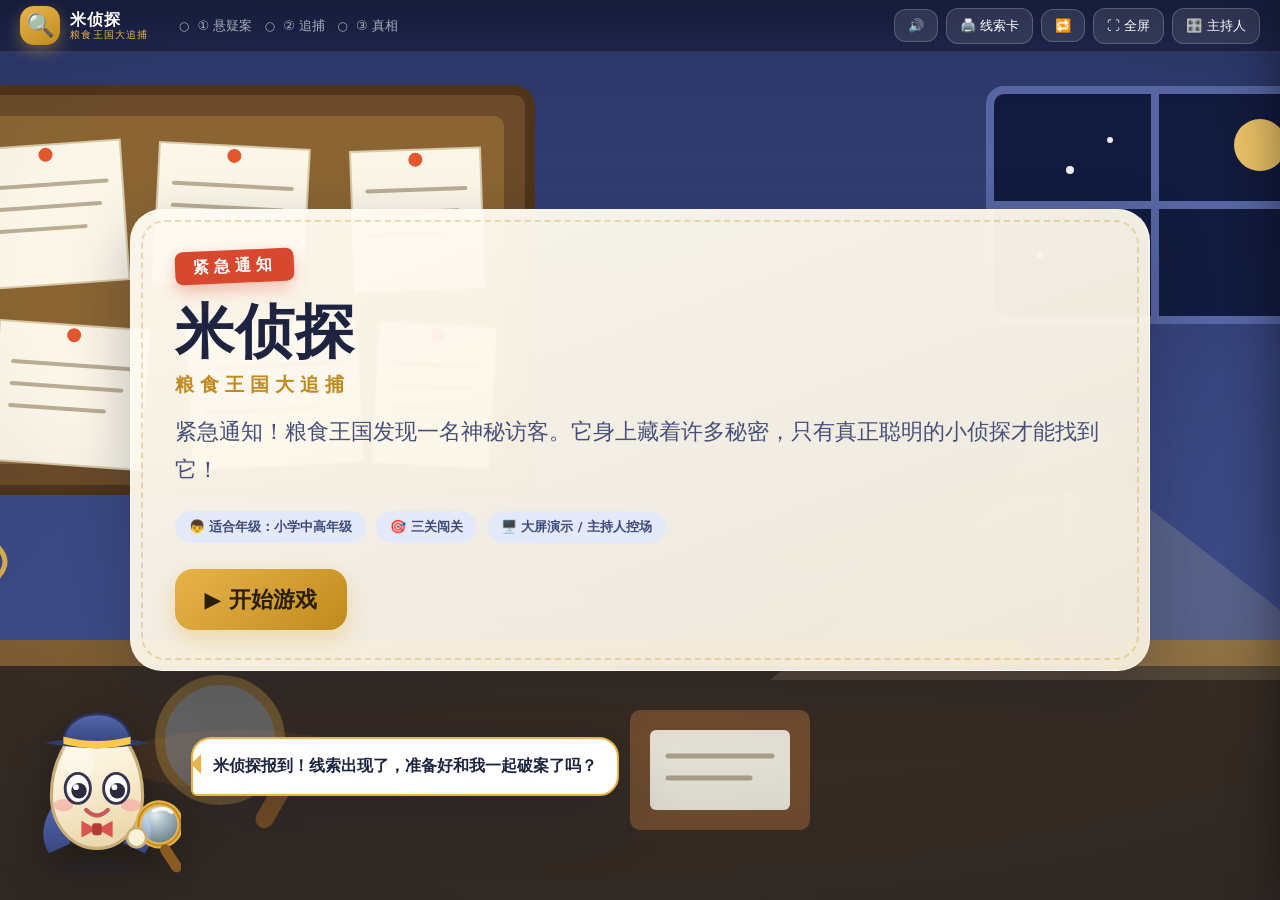
<file: index.html>
<!DOCTYPE html>
<html lang="zh-CN">
<head>
<meta charset="UTF-8">
<meta name="viewport" content="width=device-width, initial-scale=1.0">
<title>米侦探：粮食王国大追捕 · 小学粮食安全主题宣讲互动游戏</title>
<meta name="description" content="面向小学生的粮食安全主题宣讲互动教学游戏，三关闯关、主持人控场、离线可用。">
<meta name="theme-color" content="#232C55">
<link rel="icon" href="data:image/svg+xml,<svg xmlns='http://www.w3.org/2000/svg' viewBox='0 0 100 100'><text y='.9em' font-size='90'>🔍</text></svg>">
<link rel="stylesheet" href="css/style.css">
</head>
<body>

<!-- ========== 启动遮罩 ========== -->
<div id="boot-veil">
  <div style="text-align:center">
    <div class="boot__logo">🔍</div>
    <div class="boot__title">米侦探</div>
    <div class="boot__sub">粮食王国大追捕</div>
  </div>
</div>

<div id="app">

  <!-- ========== 场景背景 ========== -->
  <div id="bg-layer" class="bg-layer"></div>

  <!-- ========== 顶栏 ========== -->
  <header class="topbar">
    <div class="brand">
      <span class="brand-logo">🔍</span>
      <div class="brand-text">
        <b>米侦探</b>
        <small>粮食王国大追捕</small>
      </div>
    </div>

    <nav class="stage-progress" id="stage-progress" aria-label="关卡进度"></nav>

    <div class="topbar-right">
      <button class="icon-btn" id="btn-sound" title="音效开关（M）">🔊</button>
      <button class="icon-btn" id="btn-print-top" title="打印纸质线索卡">🖨️ 线索卡</button>
      <button class="icon-btn" id="btn-restart-top" title="重新开始">🔁</button>
      <button class="icon-btn" id="btn-fullscreen" title="全屏投影（F）">⛶ 全屏</button>
      <button class="icon-btn" id="btn-host" title="主持人控制台（H）">🎛️ 主持人</button>
    </div>
  </header>

  <!-- ========== 主舞台 ========== -->
  <main id="stage" aria-live="polite"></main>

  <!-- ========== 米侦探 ========== -->
  <div class="detective-dock">
    <div class="bubble" id="detective-bubble" role="status"></div>
    <div id="detective-figure"></div>
  </div>

  <!-- ========== 主持人控制台 ========== -->
  <aside class="host-panel" id="host-panel" aria-label="主持人控制台">
    <div class="hp__head">
      <h3>🎛️ 主持人控制台</h3>
      <button id="hp-close" title="收起（H）">✕</button>
    </div>
    <div class="hp__body">
      <section class="hp__sec" id="hp-global" data-title="全局控制"></section>
      <section class="hp__sec" id="hp-context" data-title="本阶段操作"></section>
      <section class="hp__sec" id="hp-clues" data-title="纸质线索奖励"></section>
      <section class="hp__sec" id="hp-jump" data-title="关卡跳转"></section>
    </div>
  </aside>

  <!-- ========== 暂停遮罩 ========== -->
  <div class="pause-veil" id="pause-veil">
    <div>
      <div class="pause-veil__icon">⏸️</div>
      <h2>游戏已暂停</h2>
      <p>点击任意位置，或按空格键继续</p>
    </div>
  </div>

  <!-- ========== 提示 ========== -->
  <div class="host-hint" id="host-hint"></div>
  <div class="toast-wrap" id="toast-wrap"></div>
  <div id="modal-root"></div>
</div>

<!-- ==================================================================
     AI 接口配置（可选）
     默认留空 = 离线模式，游戏使用已人工审核的默认题库完整运行。
     若要启用在线 AI，请填写「你自己的服务端代理地址」，密钥放在服务端环境变量里。
     详细说明见 README.md「AI 接口配置」一节。
     ================================================================== -->
<script>
window.MI_AI_CONFIG = {
  // endpoint: 'http://localhost:8787/api/mi',   // 服务端代理地址
  // model: 'gpt-4o-mini',                       // 由代理转发给大模型
  // timeout: 6000
};
</script>

<!-- ========== 数据层 ========== -->
<script src="js/data-crops.js"></script>
<script src="js/data-questions.js"></script>
<script src="js/data-cases.js"></script>

<!-- ========== 引擎层 ========== -->
<script src="js/core.js"></script>
<script src="js/art.js"></script>

<!-- ========== 表现层 ========== -->
<script src="js/game.js"></script>
<script src="js/host.js"></script>

<!-- ========== 启动 ========== -->
<script>
document.addEventListener('DOMContentLoaded', function () {
  try {
    MI.boot();
    /* 主持人控制台默认隐藏，由「🎛️ 主持人」按钮（或快捷键 H）点开；
       缩到窄屏时若已展开则自动收起，保持舞台可读 */
    window.addEventListener('resize', function () {
      if (window.innerWidth < 1500 && document.getElementById('host-panel').classList.contains('open')) {
        document.getElementById('host-panel').classList.remove('open');
        document.body.classList.remove('host-open');
        if (MI.fit) MI.fit();
      }
    });
  } catch (err) {
    console.error('[启动失败]', err);
    document.getElementById('boot-veil').innerHTML =
      '<div style="text-align:center;padding:30px;max-width:620px">' +
      '<div style="font-size:52px">⚠️</div>' +
      '<h2 style="margin:14px 0 10px">启动遇到问题</h2>' +
      '<p style="color:#ccc;line-height:1.8">请刷新页面重试。若仍无法运行，请确认 <b>js/</b> 与 <b>css/</b> 目录与 index.html 在同一文件夹内。</p>' +
      '<pre style="text-align:left;color:#f88;background:rgba(0,0,0,.35);padding:12px;border-radius:8px;overflow:auto;font-size:12px">' + (err && err.message ? err.message : err) + '</pre>' +
      '</div>';
  }
});
</script>
</body>
</html>
</file>
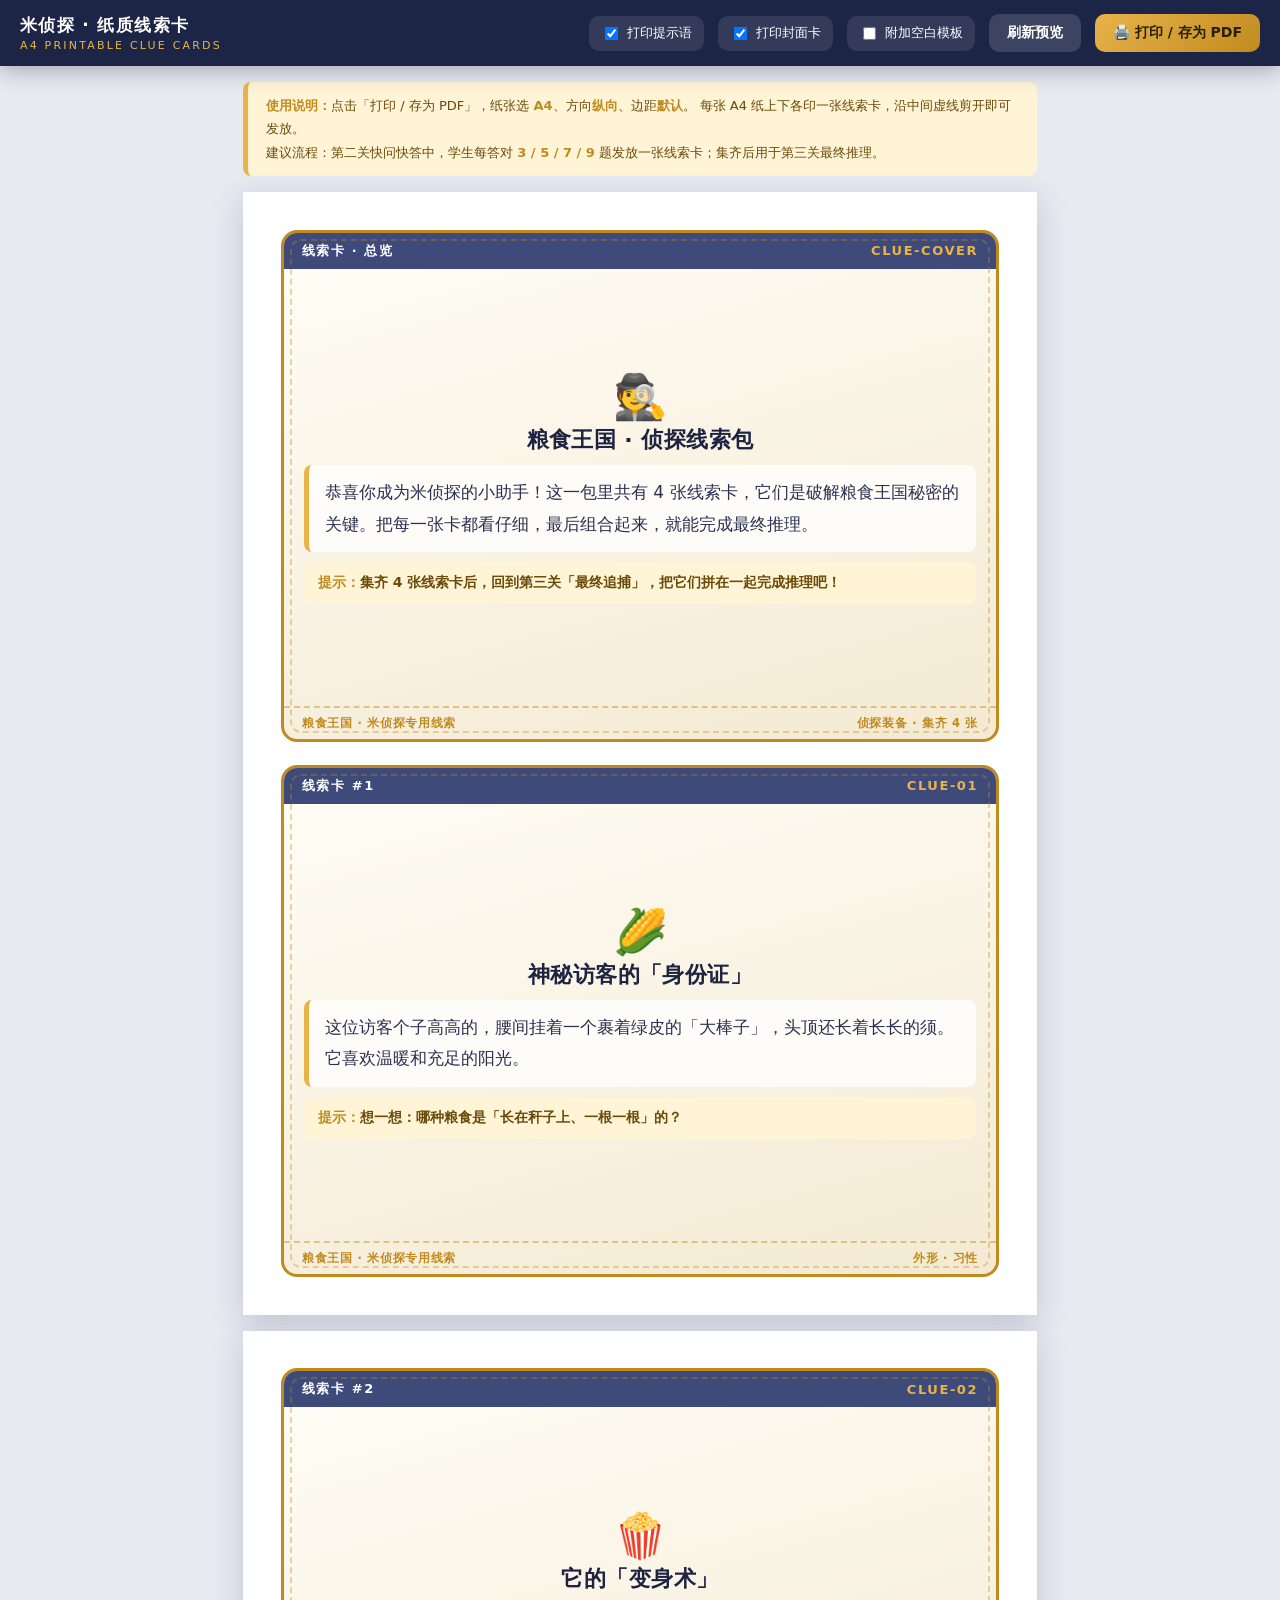
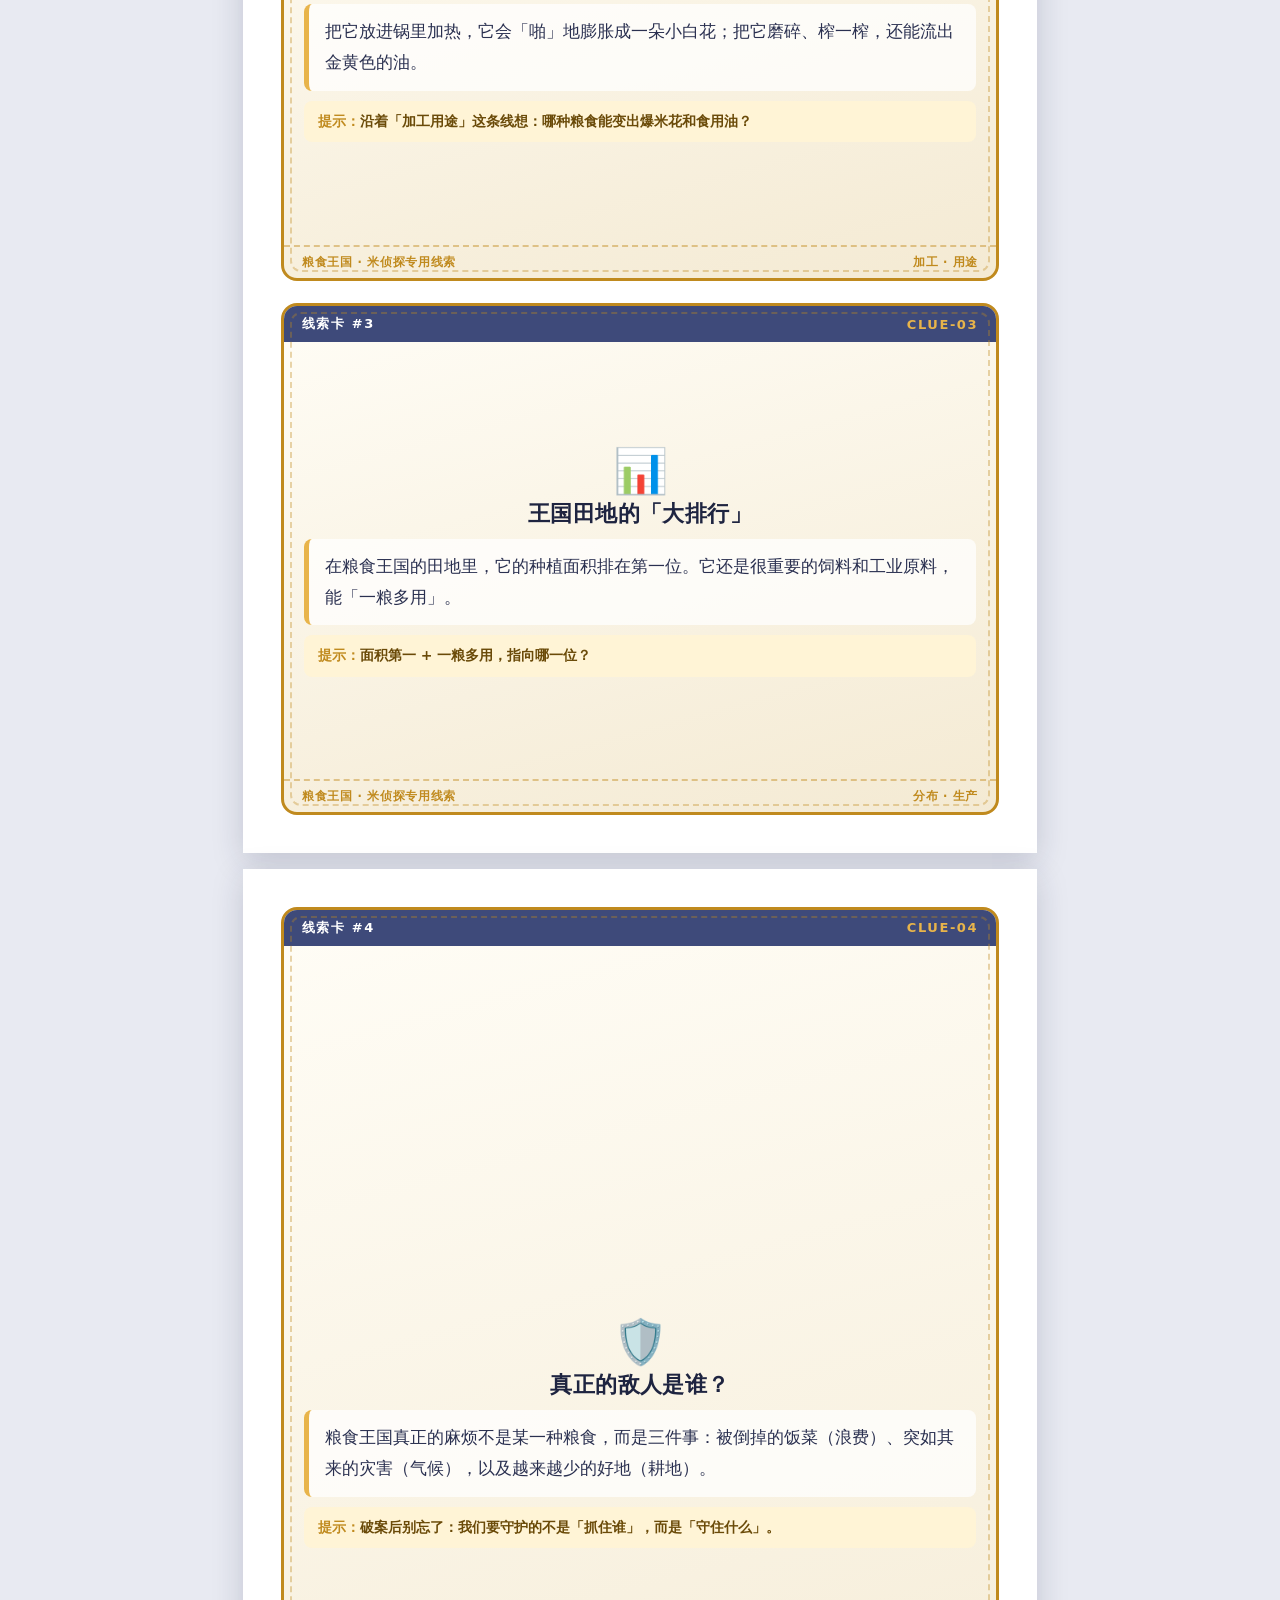
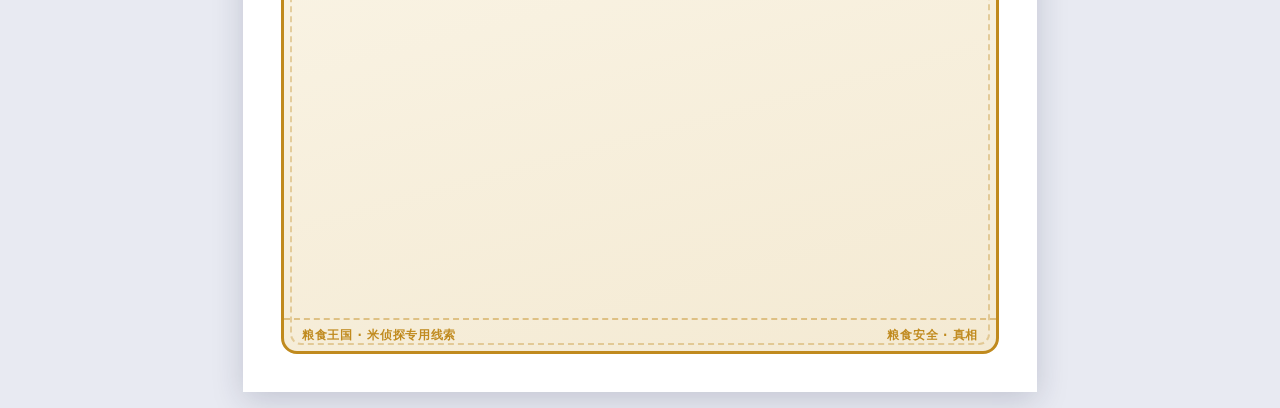
<file: print.html>
<!DOCTYPE html>
<html lang="zh-CN">
<head>
<meta charset="UTF-8">
<meta name="viewport" content="width=device-width, initial-scale=1.0">
<title>米侦探 · 纸质线索卡（A4 打印版）</title>
<style>
  :root{
    --ink:#1E2440; --gold:#E8B44A; --gold-deep:#C08A1E; --blue:#3E4A7A;
    --paper:#FFFDF6; --paper2:#F4EAD3; --danger:#D8482E;
  }
  *{box-sizing:border-box}
  body{
    margin:0;padding:0;background:#E8EAF2;color:var(--ink);
    font-family:"PingFang SC","Microsoft YaHei","Hiragino Sans GB","Source Han Sans SC",system-ui,sans-serif;
  }
  /* ---------- 工具栏 ---------- */
  .bar{
    position:sticky;top:0;z-index:20;background:#1D2547;color:#fff;
    padding:14px 20px;display:flex;flex-wrap:wrap;gap:14px;align-items:center;
    box-shadow:0 6px 20px rgba(0,0,0,.25);
  }
  .bar h1{font-size:17px;margin:0;letter-spacing:.08em}
  .bar h1 small{display:block;font-size:11px;color:var(--gold);letter-spacing:.2em;font-weight:400;margin-top:2px}
  .bar .spacer{flex:1}
  .bar button{
    border:none;border-radius:10px;padding:10px 18px;font-size:14px;font-weight:700;cursor:pointer;
    background:linear-gradient(140deg,var(--gold),var(--gold-deep));color:#2A1E00;font-family:inherit;
  }
  .bar button.ghost{background:rgba(255,255,255,.14);color:#fff}
  .bar button:hover{filter:brightness(1.08)}
  .bar label{font-size:13px;display:flex;align-items:center;gap:6px;cursor:pointer;background:rgba(255,255,255,.1);padding:8px 12px;border-radius:10px}
  .tip{background:#FFF4D6;border-left:5px solid var(--gold);margin:16px auto;max-width:210mm;padding:12px 18px;border-radius:8px;font-size:13px;line-height:1.8;color:#6A4A08}
  .tip b{color:var(--gold-deep)}

  /* ---------- A4 纸张 ---------- */
  .sheet{
    width:210mm;min-height:297mm;background:#fff;margin:16px auto;padding:10mm;
    box-shadow:0 8px 30px rgba(30,36,64,.18);display:flex;flex-direction:column;gap:6mm;
    page-break-after:always;
  }
  .sheet:last-child{page-break-after:auto}

  /* ---------- 线索卡 ---------- */
  .clip{
    flex:1;border:3px solid var(--gold-deep);border-radius:16px;overflow:hidden;
    display:flex;flex-direction:column;background:linear-gradient(165deg,var(--paper),var(--paper2));
    position:relative;break-inside:avoid;page-break-inside:avoid;
  }
  .clip + .clip{margin-top:0}
  .clip::before{
    content:'';position:absolute;inset:6px;border:2px dashed rgba(192,138,30,.35);
    border-radius:11px;pointer-events:none;
  }
  .clip__head{
    display:flex;justify-content:space-between;align-items:center;
    background:var(--blue);color:#fff;padding:9px 18px;font-size:13px;font-weight:800;letter-spacing:.12em;
  }
  .clip__head b{color:var(--gold)}
  .clip__body{padding:14px 20px 10px;text-align:center;flex:1;display:flex;flex-direction:column;justify-content:center}
  .clip__icon{font-size:44px;line-height:1}
  .clip__title{font-size:22px;font-weight:800;margin:6px 0 10px;letter-spacing:.02em}
  .clip__text{font-size:17px;line-height:1.85;margin:0;color:#2A3050;text-align:left;
    background:rgba(255,255,255,.75);border-left:5px solid var(--gold);border-radius:8px;padding:12px 16px}
  .clip__hint{
    margin:10px 0 0;font-size:14px;line-height:1.7;text-align:left;
    background:#FFF4D6;border-radius:8px;padding:9px 14px;color:#6A4A08;font-weight:600;
  }
  .clip__hint b{color:var(--gold-deep)}
  .clip__foot{
    border-top:2px dashed rgba(192,138,30,.45);padding:8px 18px;display:flex;justify-content:space-between;
    font-size:11.5px;color:var(--gold-deep);font-weight:700;letter-spacing:.06em;
  }
  /* 空白模板 */
  .clip--blank .clip__body{border:0}
  .blank-lines{display:flex;flex-direction:column;gap:9mm;padding:6mm 2mm}
  .blank-line{border-bottom:2px dashed rgba(30,36,64,.28);height:1px}
  .blank-tag{font-size:13px;color:#9AA2C0;text-align:left;margin-bottom:2mm}
  .fill{
    display:flex;gap:14px;justify-content:center;margin-top:10px;font-size:12.5px;color:#8A90AE;
  }
  .fill span{border-bottom:1.5px solid #C7CCE0;padding:0 26px 2px}

  /* 封面卡 */
  .cover{text-align:center;justify-content:center;align-items:center;background:linear-gradient(165deg,#FFF9E8,#F6E6BE)}
  .cover .clip__body{padding:26px 30px}
  .cover h2{font-size:34px;margin:14px 0 6px;letter-spacing:.06em}
  .cover .sub{font-size:14px;color:var(--gold-deep);letter-spacing:.42em;font-weight:700}
  .cover .lead{font-size:16px;line-height:2;color:#4A506E;margin:22px 0 0;text-align:left;
    background:rgba(255,255,255,.7);border-radius:12px;padding:16px 20px}
  .cover .rule{display:flex;gap:10px;justify-content:center;flex-wrap:wrap;margin-top:20px;font-size:13px;color:#6A708E}
  .cover .rule i{background:#fff;border-radius:999px;padding:6px 14px;font-style:normal;font-weight:700;color:var(--blue)}

  @media print{
    body{background:#fff}
    .bar,.tip,.no-print{display:none !important}
    .sheet{margin:0;box-shadow:none;width:auto;min-height:auto;padding:0;gap:0}
    .clip{margin:0}
    @page{size:A4;margin:8mm}
  }
  @media (max-width:900px){
    .sheet{width:auto;min-height:auto;padding:14px}
    .clip{margin-bottom:14px}
  }
</style>
</head>
<body>

<div class="bar no-print">
  <h1>米侦探 · 纸质线索卡<small>A4 PRINTABLE CLUE CARDS</small></h1>
  <div class="spacer"></div>
  <label><input type="checkbox" id="opt-hint" checked> 打印提示语</label>
  <label><input type="checkbox" id="opt-cover" checked> 打印封面卡</label>
  <label><input type="checkbox" id="opt-blank"> 附加空白模板</label>
  <button class="ghost" id="btn-preview">刷新预览</button>
  <button id="btn-print">🖨️ 打印 / 存为 PDF</button>
</div>

<div class="tip no-print">
  <b>使用说明：</b>点击「打印 / 存为 PDF」，纸张选 <b>A4</b>、方向<b>纵向</b>、边距<b>默认</b>。
  每张 A4 纸上下各印一张线索卡，沿中间虚线剪开即可发放。<br>
  建议流程：第二关快问快答中，学生每答对 <b>3 / 5 / 7 / 9</b> 题发放一张线索卡；集齐后用于第三关最终推理。
</div>

<div id="sheets"></div>

<script src="js/data-cases.js"></script>
<script>
(function(){
  var covers = {
    no:'线索卡 · 总览',
    code:'CLUE-COVER',
    title:'粮食王国 · 侦探线索包',
    icon:'🕵️',
    content:'恭喜你成为米侦探的小助手！这一包里共有 4 张线索卡，它们是破解粮食王国秘密的关键。把每一张卡都看仔细，最后组合起来，就能完成最终推理。',
    hint:'集齐 4 张线索卡后，回到第三关「最终追捕」，把它们拼在一起完成推理吧！',
    tags:['侦探装备','集齐 4 张']
  };

  var blanks = [
    { no:'线索卡 · 空白', code:'CLUE-____', title:'我的侦探笔记', icon:'✏️', content:'', hint:'', blank:true },
    { no:'线索卡 · 空白', code:'CLUE-____', title:'我的侦探笔记', icon:'✏️', content:'', hint:'', blank:true }
  ];

  function cardHTML(c){
    if(c.blank){
      return '<div class="clip clip--blank">'+
        '<div class="clip__head"><span>'+c.no+'</span><b>'+c.code+'</b></div>'+
        '<div class="clip__body">'+
          '<div class="clip__icon">'+c.icon+'</div>'+
          '<div class="clip__title">'+c.title+'</div>'+
          '<div class="blank-lines">'+
            '<div class="blank-tag">我在现场观察到的线索：</div>'+
            '<div class="blank-line"></div><div class="blank-line"></div><div class="blank-line"></div>'+
            '<div class="blank-line"></div><div class="blank-line"></div>'+
          '</div>'+
          '<div class="fill"><span>姓名</span><span>班级</span><span>日期</span></div>'+
        '</div>'+
        '<div class="clip__foot"><span>粮食王国 · 米侦探专用</span><span>MIB-DETECTIVE</span></div>'+
      '</div>';
    }
    if(c.cover){
      return '<div class="clip cover">'+
        '<div class="clip__head"><span>'+c.no+'</span><b>'+c.code+'</b></div>'+
        '<div class="clip__body">'+
          '<div class="clip__icon" style="font-size:56px">'+c.icon+'</div>'+
          '<h2>'+c.title+'</h2>'+
          '<div class="sub">MI DETECTIVE</div>'+
          '<p class="lead">'+c.content+'</p>'+
          '<div class="rule"><i>线索 1 · 身份证</i><i>线索 2 · 变身术</i><i>线索 3 · 大排行</i><i>线索 4 · 真敌人</i></div>'+
        '</div>'+
        '<div class="clip__foot"><span>粮食王国 · 米侦探专用</span><span>集齐 4 张破案</span></div>'+
      '</div>';
    }
    var hint = document.getElementById('opt-hint').checked && c.hint
      ? '<p class="clip__hint"><b>提示：</b>'+c.hint+'</p>' : '';
    return '<div class="clip">'+
      '<div class="clip__head"><span>'+c.no+'</span><b>'+c.code+'</b></div>'+
      '<div class="clip__body">'+
        '<div class="clip__icon">'+c.icon+'</div>'+
        '<div class="clip__title">'+c.title+'</div>'+
        '<p class="clip__text">'+c.content+'</p>'+
        hint+
      '</div>'+
      '<div class="clip__foot"><span>粮食王国 · 米侦探专用线索</span><span>'+ (c.tags||[]).join(' · ') +'</span></div>'+
    '</div>';
  }

  function render(){
    var list = (window.PAPER_CLUES||[]).slice();
    var all = [];
    if(document.getElementById('opt-cover').checked) all.push(covers);
    all = all.concat(list);
    if(document.getElementById('opt-blank').checked) all = all.concat(blanks);

    var html = '';
    for(var i=0;i<all.length;i+=2){
      html += '<div class="sheet">' + cardHTML(all[i]) + (all[i+1]?cardHTML(all[i+1]):'') + '</div>';
    }
    document.getElementById('sheets').innerHTML = html;
  }

  ['opt-hint','opt-cover','opt-blank'].forEach(function(id){
    document.getElementById(id).addEventListener('change', render);
  });
  document.getElementById('btn-print').addEventListener('click', function(){ window.print(); });
  document.getElementById('btn-preview').addEventListener('click', render);

  render();
})();
</script>
</body>
</html>
</file>
<file: css/style.css>
/* 《米侦探：粮食王国大追捕》视觉系统
 * 关键词：童话世界 · 粮食王国 · 侦探推理 · 奇幻冒险 · 轻量科技感 · 儿童友好
 * 面向教室投影：大字号、高对比、层次分明。
 */

/* ============================================================
   0. 设计令牌
   ============================================================ */
:root {
  --ink: #1E2440;
  --ink-2: #46507A;
  --ink-3: #7A84A8;
  --paper: #FFFBF2;
  --paper-2: #F7EFDD;
  --cream: #FFFAF0;
  --gold: #E8B44A;
  --gold-deep: #C08A1E;
  --gold-soft: #FCEBC4;
  --blue: #3E4A7A;
  --blue-2: #56679E;
  --blue-soft: #E4E9FA;
  --green: #4E9C52;
  --green-soft: #E2F3DF;
  --danger: #D8482E;
  --danger-soft: #FCE3DC;
  --ok: #2E9E68;
  --warn: #E08A1E;

  --r-sm: 10px;
  --r-md: 16px;
  --r-lg: 24px;
  --r-xl: 32px;

  --sh-1: 0 2px 8px rgba(30, 36, 64, .08);
  --sh-2: 0 10px 28px rgba(30, 36, 64, .14);
  --sh-3: 0 22px 60px rgba(20, 26, 50, .28);

  --panel: rgba(255, 253, 246, .93);
  --stroke: rgba(30, 36, 64, .12);

  --fs-hero: clamp(38px, 4.6vw, 76px);
  --fs-h1: clamp(28px, 2.9vw, 46px);
  --fs-h2: clamp(24px, 2.2vw, 36px);
  --fs-q: clamp(26px, 2.6vw, 44px);
  --fs-lead: clamp(20px, 1.7vw, 30px);
  --fs-body: clamp(16px, 1.2vw, 22px);
  --fs-sm: clamp(13px, .95vw, 17px);

  --topbar-h: clamp(52px, 5.2vh, 68px);
  --host-w: clamp(320px, 24vw, 400px);
}

* { box-sizing: border-box; }

html, body {
  margin: 0; padding: 0; height: 100%;
  font-family: "PingFang SC", "Microsoft YaHei", "Hiragino Sans GB", "Source Han Sans SC", "Noto Sans SC", system-ui, -apple-system, sans-serif;
  color: var(--ink);
  background: #232C55;
  overflow: hidden;
  -webkit-font-smoothing: antialiased;
}

button { font-family: inherit; cursor: pointer; }

/* ============================================================
   1. 骨架
   ============================================================ */
#app { position: relative; width: 100vw; height: 100vh; overflow: hidden; }

.bg-layer {
  position: absolute; inset: 0;
  background: linear-gradient(180deg, var(--sky-1, #2A3566), var(--sky-2, #4A5A9E));
  transition: background .6s ease;
}
.bg-svg { width: 100%; height: 100%; display: block; }
.bg-layer::after {
  content: ''; position: absolute; inset: 0;
  background: radial-gradient(120% 90% at 50% 30%, transparent 40%, rgba(12, 18, 40, .30) 100%);
  pointer-events: none;
}

/* 顶栏 */
.topbar {
  position: relative; z-index: 40;
  height: var(--topbar-h);
  display: flex; align-items: center; gap: clamp(10px, 1.4vw, 24px);
  padding: 0 clamp(12px, 1.6vw, 26px);
  background: linear-gradient(180deg, rgba(20, 26, 54, .92), rgba(20, 26, 54, .62));
  backdrop-filter: blur(10px);
  color: #fff;
  border-bottom: 1px solid rgba(255, 255, 255, .12);
  transition: padding-right .3s ease;
}
/* 控制台展开时，顶栏内容避让，按钮不被遮挡 */
body.host-open .topbar { padding-right: calc(var(--host-w) + clamp(12px, 1.6vw, 26px)); }
.brand { display: flex; align-items: center; gap: 10px; flex: none; }
.brand-logo {
  font-size: clamp(22px, 1.8vw, 30px);
  width: clamp(38px, 3.1vw, 50px); height: clamp(38px, 3.1vw, 50px);
  display: grid; place-items: center;
  background: linear-gradient(150deg, var(--gold), var(--gold-deep));
  border-radius: 14px; box-shadow: 0 6px 16px rgba(232, 180, 74, .38);
}
.brand-text { display: flex; flex-direction: column; line-height: 1.12; }
.brand-text b { font-size: clamp(15px, 1.25vw, 21px); letter-spacing: .06em; }
.brand-text small { font-size: clamp(10px, .78vw, 13px); color: var(--gold); letter-spacing: .12em; }

.stage-progress { display: flex; gap: clamp(8px, 1vw, 18px); margin-left: clamp(4px, 1vw, 20px); flex: 1 1 auto; min-width: 0; overflow: hidden; }
.prog { display: flex; align-items: center; gap: 8px; font-size: var(--fs-sm); color: rgba(255, 255, 255, .62); white-space: nowrap; }
.prog__dot { font-size: .9em; }
.prog__bar { display: none; }
.prog.is-active { color: #fff; font-weight: 600; }
.prog.is-done { color: #7BE0A6; }
.prog.is-active .prog__dot { color: var(--gold); }

.topbar-right { display: flex; align-items: center; gap: 8px; flex: none; }

.icon-btn {
  border: 1px solid rgba(255, 255, 255, .2);
  background: rgba(255, 255, 255, .1);
  color: #fff; border-radius: 12px;
  padding: 8px 13px; font-size: var(--fs-sm);
  transition: .18s;
}
.icon-btn:hover { background: rgba(255, 255, 255, .22); transform: translateY(-1px); }

/* 舞台 */
#stage {
  position: absolute; inset: var(--topbar-h) 0 0 0;
  z-index: 20;
  overflow: hidden;
  padding: clamp(14px, 2vh, 30px) clamp(16px, 2.2vw, 40px) clamp(76px, 10vh, 108px);
  transition: padding-right .3s ease;
}
body.host-open #stage { padding-right: calc(var(--host-w) + 20px); }

.scene { min-height: 100%; animation: sceneFade .45s ease both; }
@keyframes sceneIn { from { opacity: 0; transform: translateY(14px); } to { opacity: 1; transform: none; } }
@keyframes sceneFade { from { opacity: 0; } to { opacity: 1; } }

/* ============================================================
   2. 按钮
   ============================================================ */
.btn {
  border: none; border-radius: 14px;
  padding: 12px 20px; font-size: var(--fs-body); font-weight: 600;
  background: #fff; color: var(--ink);
  box-shadow: var(--sh-1);
  transition: transform .16s, box-shadow .16s, background .16s, color .16s;
  display: inline-flex; align-items: center; gap: 8px;
}
.btn:hover { transform: translateY(-2px); box-shadow: var(--sh-2); }
.btn:active { transform: translateY(0) scale(.98); }
.btn:disabled { opacity: .42; cursor: not-allowed; transform: none; box-shadow: var(--sh-1); }
.btn--lg { padding: 16px 30px; font-size: var(--fs-lead); border-radius: 18px; }
.btn--primary { background: linear-gradient(140deg, var(--blue-2), var(--blue)); color: #fff; }
.btn--gold { background: linear-gradient(140deg, var(--gold), var(--gold-deep)); color: #2A1E00; box-shadow: 0 8px 22px rgba(232, 180, 74, .4); }
.btn--ghost { background: rgba(255, 255, 255, .82); color: var(--ink); border: 1px solid var(--stroke); }
.btn--danger { background: linear-gradient(140deg, #E8674E, var(--danger)); color: #fff; }

/* ============================================================
   3. 开场
   ============================================================ */
/* 居中布局统一使用 safe center：内容超出视口时不会被裁掉顶部 */
.scene--intro, .scene--truth, .scene--result { display: grid; align-items: safe center; justify-items: center; }
.scene--intro { align-content: safe center; }
.intro { width: min(1020px, 92%); }
.intro__case {
  position: relative;
  background: linear-gradient(160deg, rgba(255, 251, 242, .97), rgba(247, 239, 221, .95));
  border-radius: var(--r-xl);
  padding: clamp(30px, 4.4vh, 58px) clamp(30px, 3.4vw, 66px);
  box-shadow: var(--sh-3);
  border: 1px solid rgba(255, 255, 255, .6);
  animation: caseDrop .7s cubic-bezier(.2, .9, .3, 1.2) both;
}
@keyframes caseDrop { from { opacity: 0; transform: translateY(-26px) scale(.96); } to { opacity: 1; transform: none; } }
.intro__case::before {
  content: ''; position: absolute; inset: 10px; border: 2px dashed rgba(192, 138, 30, .28);
  border-radius: var(--r-lg); pointer-events: none;
}
.intro__stamp {
  display: inline-block; font-size: var(--fs-body); font-weight: 800; letter-spacing: .3em;
  color: #fff; background: var(--danger); padding: 6px 18px; border-radius: 8px;
  transform: rotate(-2.5deg); box-shadow: 0 6px 16px rgba(216, 72, 46, .35);
}
.intro__title {
  font-size: var(--fs-hero); margin: 18px 0 8px; line-height: 1.05;
  color: var(--ink); letter-spacing: .02em;
}
.intro__title small {
  display: block; font-size: clamp(17px, 1.5vw, 27px); font-weight: 600;
  color: var(--gold-deep); letter-spacing: .32em; margin-top: 12px;
}
.intro__sub { font-size: var(--fs-lead); line-height: 1.75; color: var(--ink-2); margin: 18px 0 22px; }
.intro__meta { display: flex; flex-wrap: wrap; gap: 10px; margin-bottom: 26px; }
.intro__meta span {
  font-size: var(--fs-sm); padding: 7px 14px; border-radius: 999px;
  background: var(--blue-soft); color: var(--blue); font-weight: 600;
}
.intro__acts { display: flex; flex-wrap: wrap; gap: 14px; }

/* ============================================================
   4. 第一关
   ============================================================ */
/* 4.1 案件简报 */
.scene--brief { display: grid; grid-template-columns: minmax(0, 1.05fr) minmax(0, .95fr); gap: clamp(20px, 2.6vw, 46px); align-items: center; }
.dossier {
  position: relative;
  background: linear-gradient(165deg, #FFFDF6, #F4EAD3);
  border-radius: var(--r-lg); padding: clamp(24px, 3vh, 40px);
  box-shadow: var(--sh-3);
  border-left: 10px solid var(--gold-deep);
  animation: caseDrop .6s cubic-bezier(.2, .9, .3, 1.2) both;
}
.dossier__tab {
  position: absolute; top: -16px; left: 26px;
  background: var(--blue); color: #fff; font-weight: 700; font-size: var(--fs-sm);
  padding: 8px 18px; border-radius: 10px; letter-spacing: .1em;
  box-shadow: 0 8px 20px rgba(62, 74, 122, .35);
}
.dossier__stamp {
  position: absolute; top: 20px; right: 22px;
  border: 3px solid var(--danger); color: var(--danger);
  font-weight: 800; font-size: var(--fs-sm); letter-spacing: .08em;
  padding: 6px 12px; border-radius: 8px; transform: rotate(7deg); opacity: .9;
}
.dossier__title { font-size: var(--fs-h1); margin: 26px 0 16px; }
.dossier__brief {
  font-family: inherit; font-size: var(--fs-body); line-height: 1.9; color: var(--ink-2);
  white-space: pre-wrap; margin: 0 0 20px; padding: 16px 18px;
  background: rgba(255, 255, 255, .72); border-radius: var(--r-md);
  border-left: 4px solid var(--gold);
}
.dossier__meta { display: flex; flex-wrap: wrap; gap: 8px; }
.dossier__meta span {
  font-size: var(--fs-sm); padding: 6px 13px; border-radius: 999px;
  background: var(--gold-soft); color: var(--gold-deep); font-weight: 700;
}
.brief-note {
  background: var(--panel); border-radius: var(--r-lg);
  padding: clamp(22px, 3vh, 38px); box-shadow: var(--sh-2);
  display: flex; flex-direction: column; gap: 20px;
}
.brief-note__lead { font-size: var(--fs-lead); line-height: 1.85; margin: 0; min-height: 4.2em; color: var(--ink-2); }
.brief-note__lead::after { content: '▌'; color: var(--gold); animation: blink 1s steps(1) infinite; }
.brief-note__lead:not(.typing)::after { content: ''; animation: none; }
@keyframes blink { 50% { opacity: 0; } }

/* 4.2 调查界面 */
.scene--l1 { display: grid; grid-template-columns: minmax(240px, .8fr) minmax(0, 1.85fr) minmax(260px, 1fr); gap: clamp(14px, 1.7vw, 28px); align-items: start; }

.casefile {
  background: var(--panel); border-radius: var(--r-lg); padding: 20px;
  box-shadow: var(--sh-2); border-top: 6px solid var(--blue);
  position: sticky; top: 0;
}
.casefile__head { display: flex; justify-content: space-between; align-items: center; gap: 8px; font-size: var(--fs-sm); }
.casefile__no { font-weight: 800; color: var(--blue); letter-spacing: .1em; }
.casefile__lv { background: var(--gold-soft); color: var(--gold-deep); padding: 4px 10px; border-radius: 999px; font-weight: 700; }
.casefile__title { font-size: var(--fs-h2); margin: 12px 0 16px; }
.casefile__stats { list-style: none; margin: 0 0 16px; padding: 0; display: grid; grid-template-columns: repeat(3, 1fr); gap: 8px; }
.casefile__stats li {
  background: rgba(62, 74, 122, .07); border-radius: var(--r-sm);
  padding: 10px 6px; text-align: center;
}
.casefile__stats b { display: block; font-size: clamp(18px, 1.6vw, 26px); color: var(--blue); }
.casefile__stats span { font-size: clamp(10px, .76vw, 13px); color: var(--ink-3); }
.casefile__hint { background: var(--gold-soft); border-radius: var(--r-md); padding: 14px; }
.casefile__hint-title { font-weight: 800; color: var(--gold-deep); margin-bottom: 6px; font-size: var(--fs-sm); }
.casefile__hint p { margin: 0; font-size: var(--fs-sm); line-height: 1.7; color: var(--ink-2); }

.clue-zone { display: flex; flex-direction: column; gap: 14px; min-width: 0; }
.clue-zone__head { display: flex; justify-content: space-between; align-items: baseline; }
.clue-zone__head h3 { margin: 0; font-size: var(--fs-h2); color: #fff; text-shadow: 0 2px 10px rgba(0, 0, 0, .45); }
.clue-count { font-size: var(--fs-sm); font-weight: 700; color: var(--gold); background: rgba(0, 0, 0, .38); padding: 5px 12px; border-radius: 999px; }
.clue-list { display: flex; flex-direction: column; gap: 12px; }

.clue-card {
  position: relative;
  background: linear-gradient(150deg, #FFFDF7, #F6EDD9);
  border-radius: var(--r-md); padding: 18px 20px 18px 24px;
  box-shadow: var(--sh-2);
  border-left: 7px solid var(--gold);
  animation: clueIn .4s cubic-bezier(.2, .9, .3, 1.15) both;
  overflow: hidden;
}
@keyframes clueIn { from { opacity: 0; transform: translateX(-24px) rotateY(-14deg); } to { opacity: 1; transform: none; } }
.clue-card.scanning::after {
  content: ''; position: absolute; top: 0; left: -40%; width: 40%; height: 100%;
  background: linear-gradient(100deg, transparent, rgba(232, 180, 74, .55), transparent);
  animation: scanSweep .75s ease-out 1;
}
@keyframes scanSweep { to { left: 120%; } }
.clue-card__no { font-size: clamp(13px, .95vw, 16px); font-weight: 800; color: var(--gold-deep); letter-spacing: .18em; }
.clue-card__dim {
  display: inline-block; font-size: clamp(12px, .9vw, 16px); font-weight: 700;
  background: var(--blue-soft); color: var(--blue); padding: 3px 10px; border-radius: 999px; margin-left: 8px;
}
.clue-card__text { font-size: var(--fs-lead); line-height: 1.72; margin: 8px 0 0; color: var(--ink); }
.clue-card--mini { border-left-color: var(--blue); padding: 12px 16px; }
.clue-card--mini .clue-card__text { font-size: var(--fs-body); }

.clue-actions { display: flex; gap: 12px; flex-wrap: wrap; }

/* 4.3 候选对象 */
.candidate-zone { background: var(--panel); border-radius: var(--r-lg); padding: 20px; box-shadow: var(--sh-2); }
.candidate-zone__head h3 { margin: 0 0 4px; font-size: var(--fs-h2); }
.candidate-zone__head p { margin: 0 0 16px; font-size: var(--fs-sm); color: var(--ink-3); }
.candidate-grid { display: grid; grid-template-columns: repeat(2, 1fr); gap: 12px; }
.candidate-grid--wide { grid-template-columns: repeat(auto-fit, minmax(150px, 1fr)); margin-top: 20px; }
.candidate {
  border: 2px solid var(--stroke); background: #fff; border-radius: var(--r-md);
  padding: 18px 10px; display: flex; flex-direction: column; align-items: center; gap: 8px;
  transition: .18s; box-shadow: var(--sh-1);
}
.candidate:hover { transform: translateY(-3px); border-color: var(--c); box-shadow: 0 12px 26px rgba(30, 36, 64, .16); }
.candidate__emoji { font-size: clamp(30px, 2.8vw, 48px); line-height: 1; }
.candidate__name { font-size: var(--fs-body); font-weight: 700; color: var(--ink); }
.candidate.is-correct { background: var(--green-soft); border-color: var(--green); animation: popOk .5s ease; }
.candidate.is-correct::after { content: '✓ 正确'; color: var(--green); font-weight: 800; font-size: var(--fs-sm); }
.candidate.is-wrong { background: var(--danger-soft); border-color: var(--danger); animation: shake .4s ease; }
.candidate.is-dim { opacity: .35; filter: grayscale(.7); }
@keyframes popOk { 0% { transform: scale(1); } 45% { transform: scale(1.09); } 100% { transform: scale(1); } }
@keyframes shake { 0%, 100% { transform: translateX(0); } 25% { transform: translateX(-9px); } 75% { transform: translateX(9px); } }

/* ============================================================
   5. 第二关 · 追逐 + 快问快答
   ============================================================ */
.scene--l2 { display: flex; flex-direction: column; gap: clamp(14px, 1.8vh, 24px); }

.chase {
  background: var(--panel); border-radius: var(--r-lg); padding: clamp(16px, 2vh, 24px) clamp(20px, 2vw, 30px);
  box-shadow: var(--sh-2); border-top: 6px solid var(--danger);
}
.chase__head h3 { margin: 0 0 4px; font-size: var(--fs-h2); color: var(--danger); }
.chase__head p { margin: 0 0 18px; font-size: var(--fs-sm); color: var(--ink-3); }
.chase__track { position: relative; height: clamp(74px, 9vh, 104px); margin-bottom: 10px; }
.chase__road {
  position: absolute; left: 0; right: 0; bottom: 16px; height: 20px;
  background: repeating-linear-gradient(90deg, #D8CFB8 0 34px, #C9BFA6 34px 68px);
  border-radius: 10px;
  box-shadow: inset 0 2px 0 rgba(255, 255, 255, .5);
}
.chase__hero, .chase__target {
  position: absolute; bottom: 26px; transform: translateX(-50%);
  display: flex; flex-direction: column; align-items: center; gap: 2px;
  transition: left .7s cubic-bezier(.3, 1.3, .5, 1);
}
.chase__hero-emoji, .chase__target-emoji { font-size: clamp(30px, 2.9vw, 46px); filter: drop-shadow(0 6px 8px rgba(0, 0, 0, .28)); }
.chase__hero small, .chase__target small { font-size: clamp(10px, .74vw, 13px); font-weight: 700; color: var(--ink-2); }
.chase__target-emoji { animation: wobble 1.6s ease-in-out infinite; }
@keyframes wobble { 0%, 100% { transform: rotate(-7deg); } 50% { transform: rotate(7deg); } }
.chase__hero-emoji { animation: hop .8s ease-in-out infinite; }
@keyframes hop { 0%, 100% { transform: translateY(0); } 50% { transform: translateY(-8px); } }
.chase__gauge {
  position: absolute; left: 0; right: 0; bottom: 0; height: 10px;
  background: rgba(30, 36, 64, .12); border-radius: 999px; overflow: hidden;
}
.chase__gauge i {
  display: block; height: 100%; border-radius: 999px;
  background: linear-gradient(90deg, var(--gold), var(--danger));
  transition: width .7s cubic-bezier(.3, 1.2, .5, 1);
}
.chase__stat { display: flex; gap: clamp(12px, 2vw, 34px); font-size: var(--fs-sm); color: var(--ink-2); flex-wrap: wrap; }
.chase__stat b { color: var(--danger); font-size: 1.25em; }

.qzone { flex: 1; min-height: 0; }
.qcard {
  background: var(--panel); border-radius: var(--r-lg); padding: clamp(20px, 2.6vh, 34px) clamp(22px, 2.4vw, 40px);
  box-shadow: var(--sh-3); border-top: 6px solid var(--gold);
  animation: sceneIn .4s ease both;
}
.qcard--empty { border-top-color: var(--ink-3); }
.qcard__placeholder { text-align: center; padding: clamp(16px, 3vh, 40px) 0; }
.qcard__ph-icon { font-size: clamp(40px, 4vw, 64px); }
.qcard__placeholder h3 { font-size: var(--fs-h2); margin: 12px 0 10px; }
.qcard__placeholder p { font-size: var(--fs-body); color: var(--ink-3); line-height: 1.8; margin: 0; }
.qcard__top { display: flex; align-items: center; gap: 10px; margin-bottom: 14px; flex-wrap: wrap; }
.tag { font-size: clamp(11px, .8vw, 14px); font-weight: 800; padding: 5px 13px; border-radius: 999px; }
.tag--easy { background: var(--green-soft); color: var(--green); }
.tag--medium { background: var(--gold-soft); color: var(--gold-deep); }
.tag--hard { background: var(--danger-soft); color: var(--danger); }
.tag--cat { background: var(--blue-soft); color: var(--blue); }
.qcard__no { margin-left: auto; font-size: var(--fs-sm); color: var(--ink-3); font-weight: 700; }
.qcard__q { font-size: var(--fs-q); line-height: 1.5; margin: 0 0 22px; letter-spacing: .01em; }

.options { display: grid; gap: clamp(10px, 1.4vh, 16px); }
.options--big { grid-template-columns: repeat(auto-fit, minmax(min(100%, 320px), 1fr)); }
.options--stack { grid-template-columns: 1fr; }
.option {
  display: flex; align-items: center; gap: 14px; text-align: left;
  border: 2px solid var(--stroke); background: #fff; border-radius: var(--r-md);
  padding: clamp(12px, 1.6vh, 20px) clamp(14px, 1.2vw, 22px);
  font-size: clamp(17px, 1.5vw, 27px); font-weight: 600; color: var(--ink);
  transition: .18s; box-shadow: var(--sh-1); position: relative;
}
.option:hover { border-color: var(--gold); transform: translateY(-2px); box-shadow: 0 10px 24px rgba(30, 36, 64, .14); }
.option__key {
  flex: none; width: clamp(32px, 2.6vw, 46px); height: clamp(32px, 2.6vw, 46px);
  display: grid; place-items: center; border-radius: 12px;
  background: var(--blue-soft); color: var(--blue); font-weight: 800; font-size: .85em;
}
.option__text { flex: 1; line-height: 1.5; }
.option__mark { flex: none; font-size: 1.2em; font-weight: 800; }
.option--correct { background: var(--green-soft); border-color: var(--green); animation: popOk .5s ease; }
.option--correct .option__key { background: var(--green); color: #fff; }
.option--correct .option__mark::after { content: '✓'; color: var(--green); }
.option--wrong { background: var(--danger-soft); border-color: var(--danger); animation: shake .4s ease; }
.option--wrong .option__key { background: var(--danger); color: #fff; }
.option--wrong .option__mark::after { content: '✗'; color: var(--danger); }
.option--dim { opacity: .4; }
.option--idle { cursor: default; }

.qcard__explain {
  margin-top: 20px; background: linear-gradient(150deg, #EFF4FF, #F7F3E4);
  border-radius: var(--r-md); padding: 18px 22px; border-left: 6px solid var(--blue);
  animation: sceneIn .35s ease both;
}
.qcard__explain-title { font-weight: 800; color: var(--blue); margin-bottom: 8px; font-size: var(--fs-body); }
.qcard__explain p { margin: 0 0 8px; font-size: var(--fs-lead); line-height: 1.75; color: var(--ink); }
.qcard__fact { color: var(--gold-deep) !important; font-weight: 600; }
.qcard__source { font-size: var(--fs-sm); color: var(--ink-3); border-top: 1px dashed var(--stroke); padding-top: 8px; margin-top: 10px; }

/* ============================================================
   6. 第三关
   ============================================================ */
.scene--l3 { display: flex; flex-direction: column; gap: 18px; }
.task-head {
  background: var(--panel); border-radius: var(--r-lg); padding: clamp(18px, 2.2vh, 28px) clamp(20px, 2vw, 32px);
  box-shadow: var(--sh-2); border-left: 8px solid var(--blue); position: relative;
}
.task-head__no { font-size: var(--fs-sm); font-weight: 800; color: var(--blue); letter-spacing: .2em; }
.task-head__title { font-size: var(--fs-h1); margin: 6px 0 10px; }
.task-head__prompt { font-size: var(--fs-lead); line-height: 1.75; color: var(--ink-2); margin: 0; }
.task-steps { position: absolute; top: 22px; right: 26px; display: flex; gap: 8px; }
.task-step {
  width: clamp(26px, 2.1vw, 36px); height: clamp(26px, 2.1vw, 36px); border-radius: 50%;
  display: grid; place-items: center; font-size: var(--fs-sm); font-weight: 800;
  background: var(--paper-2); color: var(--ink-3);
}
.task-step.is-active { background: var(--gold); color: #2A1E00; transform: scale(1.15); box-shadow: 0 6px 16px rgba(232, 180, 74, .45); }
.task-step.is-done { background: var(--green); color: #fff; }
.task-body { background: var(--panel); border-radius: var(--r-lg); padding: clamp(20px, 2.4vh, 32px); box-shadow: var(--sh-2); }
.clue-list--compact { flex-direction: row; flex-wrap: wrap; }
.clue-list--compact .clue-card { flex: 1 1 260px; }

.pairing { display: grid; grid-template-columns: minmax(0, .8fr) minmax(0, 1.6fr); gap: clamp(18px, 2.4vw, 40px); align-items: center; }
.pairing__left { text-align: center; }
.pairing__ask { font-size: var(--fs-lead); font-weight: 700; margin: 14px 0 0; color: var(--ink-2); }
.pairing__progress { grid-column: 1 / -1; text-align: center; font-size: var(--fs-sm); color: var(--ink-3); font-weight: 700; }

.pick-grid { display: grid; grid-template-columns: repeat(auto-fit, minmax(min(100%, 330px), 1fr)); gap: clamp(10px, 1.4vh, 16px); }
.pick {
  display: flex; align-items: center; gap: 14px; text-align: left;
  border: 2px solid var(--stroke); background: #fff; border-radius: var(--r-md);
  padding: clamp(12px, 1.6vh, 20px) clamp(14px, 1.2vw, 20px);
  font-size: clamp(16px, 1.35vw, 24px); font-weight: 600; color: var(--ink);
  transition: .18s; box-shadow: var(--sh-1);
}
.pick:hover { border-color: var(--gold); transform: translateY(-2px); }
.pick__box { flex: none; width: clamp(26px, 2vw, 34px); height: clamp(26px, 2vw, 34px); border-radius: 8px; border: 3px solid var(--ink-3); background: #fff; position: relative; }
.pick.is-picked { border-color: var(--blue); background: var(--blue-soft); }
.pick.is-picked .pick__box { background: var(--blue); border-color: var(--blue); }
.pick.is-picked .pick__box::after { content: '✓'; position: absolute; inset: 0; display: grid; place-items: center; color: #fff; font-size: .8em; font-weight: 800; }
.pick.is-right { border-color: var(--green); background: var(--green-soft); }
.pick.is-right .pick__box { background: var(--green); border-color: var(--green); }
.pick.is-right .pick__box::after { content: '✓'; position: absolute; inset: 0; display: grid; place-items: center; color: #fff; font-weight: 800; }
.pick.is-bad { border-color: var(--danger); background: var(--danger-soft); animation: shake .4s ease; }
.pick.is-bad .pick__box { background: var(--danger); border-color: var(--danger); }
.pick.is-bad .pick__box::after { content: '✗'; position: absolute; inset: 0; display: grid; place-items: center; color: #fff; font-weight: 800; }
.pick.is-missed { border-style: dashed; border-color: var(--warn); background: #FFF7E6; }
.pick-bar { display: flex; align-items: center; justify-content: space-between; gap: 16px; margin-top: clamp(16px, 2vh, 26px); flex-wrap: wrap; }
.pick-hint { font-size: var(--fs-body); color: var(--ink-2); }
.pick-hint b { color: var(--blue); font-size: 1.2em; }

.verdict { list-style: none; margin: 0; padding: 0; display: flex; flex-direction: column; gap: 10px; }
.verdict li { display: flex; gap: 12px; align-items: flex-start; padding: 12px 14px; border-radius: var(--r-sm); font-size: var(--fs-body); line-height: 1.6; }
.verdict li.ok { background: var(--green-soft); }
.verdict li.no { background: var(--danger-soft); }
.verdict li b { flex: none; }
.verdict li span { color: var(--ink-2); font-size: var(--fs-sm); display: block; margin-top: 4px; }

/* 真相 */
.truth { position: relative; width: min(1180px, 96%); text-align: center; }
.truth__rays {
  position: absolute; top: -10%; left: 50%; transform: translateX(-50%);
  width: 150%; height: 320px; pointer-events: none;
  background: conic-gradient(from 200deg at 50% 0%, rgba(255, 209, 102, .22), transparent 25%, rgba(255, 209, 102, .18) 55%, transparent 80%);
  filter: blur(8px);
}
.truth__title { position: relative; font-size: var(--fs-h2); color: #FFF6D8; margin: 0 0 clamp(12px, 1.8vh, 22px); text-shadow: 0 6px 26px rgba(0, 0, 0, .6); letter-spacing: .04em; }
.truth__grid { position: relative; display: grid; grid-template-columns: repeat(auto-fit, minmax(min(100%, 240px), 1fr)); gap: clamp(10px, 1.2vw, 18px); }
.truth__item {
  background: rgba(255, 251, 242, .95); border-radius: var(--r-md); padding: clamp(14px, 1.7vh, 22px);
  box-shadow: var(--sh-3); text-align: left;
  animation: truthIn .8s cubic-bezier(.2, .9, .3, 1.1) both;
  border-top: 5px solid var(--gold);
}
@keyframes truthIn { from { opacity: 0; transform: translateY(30px) scale(.94); } to { opacity: 1; transform: none; } }
.truth__icon { font-size: clamp(26px, 2.4vw, 40px); }
.truth__item h4 { font-size: clamp(19px, 1.7vw, 27px); margin: 6px 0 6px; }
.truth__item p { margin: 0; font-size: var(--fs-sm); line-height: 1.72; color: var(--ink-2); }
.truth__quote {
  position: relative; margin: clamp(12px, 1.8vh, 22px) auto 0; max-width: 900px;
  background: linear-gradient(140deg, rgba(255, 240, 200, .97), rgba(255, 226, 168, .95));
  border-radius: var(--r-lg); padding: clamp(14px, 1.8vh, 22px) clamp(20px, 2.2vw, 36px);
  font-size: var(--fs-body); line-height: 1.7; font-weight: 700; color: #5A3E0A;
  box-shadow: var(--sh-3); border: 2px dashed rgba(192, 138, 30, .5);
}
.truth__quote cite { display: block; margin-top: 6px; font-style: normal; font-weight: 600; color: var(--gold-deep); font-size: var(--fs-sm); }
.truth .btn { margin-top: clamp(12px, 1.8vh, 22px); }

/* ============================================================
   7. 结算
   ============================================================ */
.result {
  width: min(1180px, 95%);
  background: var(--panel); border-radius: var(--r-xl);
  padding: clamp(24px, 3.4vh, 46px) clamp(24px, 2.8vw, 52px);
  box-shadow: var(--sh-3); border-top: 8px solid var(--gold);
  animation: caseDrop .7s cubic-bezier(.2, .9, .3, 1.2) both;
}
.result__head { text-align: center; margin-bottom: clamp(18px, 2.4vh, 30px); }
.result__medal { font-size: clamp(48px, 5vw, 84px); animation: medalIn 1s cubic-bezier(.2, .9, .3, 1.4) both; }
@keyframes medalIn { from { opacity: 0; transform: scale(.4) rotate(-30deg); } to { opacity: 1; transform: none; } }
.result__head h2 { font-size: var(--fs-h1); margin: 8px 0 6px; }
.result__head p { margin: 0; font-size: var(--fs-body); color: var(--ink-3); }
.result__stats { display: grid; grid-template-columns: repeat(auto-fit, minmax(140px, 1fr)); gap: 12px; margin-bottom: clamp(18px, 2.4vh, 30px); }
.rstat { background: linear-gradient(160deg, #FFFDF6, #F4EAD3); border-radius: var(--r-md); padding: 16px 12px; text-align: center; box-shadow: var(--sh-1); }
.rstat b { display: block; font-size: clamp(24px, 2.4vw, 40px); color: var(--gold-deep); }
.rstat span { font-size: var(--fs-sm); color: var(--ink-3); }
.result h3 { font-size: var(--fs-h2); margin: 0 0 14px; }
.badge-row { display: flex; flex-wrap: wrap; gap: 12px; margin-bottom: clamp(18px, 2.4vh, 28px); }
.badge {
  flex: 1 1 200px; background: linear-gradient(150deg, var(--blue-soft), #F7F3E4);
  border-radius: var(--r-md); padding: 14px 16px; display: flex; flex-direction: column; gap: 3px;
  box-shadow: var(--sh-1); border-left: 5px solid var(--gold);
}
.badge__icon { font-size: clamp(24px, 2.1vw, 34px); }
.badge b { font-size: var(--fs-body); }
.badge small { font-size: var(--fs-sm); color: var(--ink-2); line-height: 1.5; }
.result__cluelog { margin-bottom: clamp(18px, 2.4vh, 30px); }
.result__cluelog ul { list-style: none; margin: 0; padding: 0; display: flex; flex-wrap: wrap; gap: 10px; }
.result__cluelog li {
  background: var(--gold-soft); color: var(--gold-deep);
  border-radius: 999px; padding: 8px 16px; font-size: var(--fs-sm); font-weight: 700;
}
.result__cluelog li b { margin-right: 4px; }
.know-cards { display: grid; grid-template-columns: repeat(auto-fit, minmax(min(100%, 300px), 1fr)); gap: 12px; margin-bottom: clamp(18px, 2.4vh, 30px); }
.know-mini { display: flex; gap: 12px; background: #fff; border-radius: var(--r-md); padding: 14px 16px; box-shadow: var(--sh-1); align-items: flex-start; }
.know-mini > span { font-size: clamp(22px, 1.9vw, 30px); }
.know-mini b { display: block; font-size: var(--fs-body); margin-bottom: 3px; }
.know-mini p { margin: 0; font-size: var(--fs-sm); line-height: 1.7; color: var(--ink-2); }
.result__acts { display: flex; flex-wrap: wrap; gap: 12px; justify-content: center; }

/* ============================================================
   8. 知识卡片弹窗内容
   ============================================================ */
.know__crop { display: flex; align-items: center; justify-content: space-between; margin-bottom: 12px; }
.know__badge { font-size: clamp(34px, 3vw, 50px); }
.know__line { font-size: var(--fs-lead); font-weight: 700; color: var(--gold-deep); margin: 0 0 16px; }
.know__grid { display: grid; grid-template-columns: repeat(auto-fit, minmax(min(100%, 280px), 1fr)); gap: 10px; }
.know__row { background: #FBF6E8; border-radius: var(--r-sm); padding: 12px 14px; }
.know__row b { display: block; font-size: var(--fs-sm); color: var(--blue); margin-bottom: 5px; }
.know__row span { font-size: var(--fs-sm); line-height: 1.75; color: var(--ink-2); }
.know__card { margin-top: 14px; background: linear-gradient(140deg, #FFF3D6, #FFE9B8); border-radius: var(--r-md); padding: 14px 18px; font-size: var(--fs-body); line-height: 1.75; color: #6A4A08; font-weight: 600; }

.crop-chip {
  display: inline-flex; align-items: center; gap: 10px;
  background: var(--chip, #eee); border-radius: 999px; padding: 8px 20px 8px 10px;
  box-shadow: inset 0 0 0 2px rgba(255, 255, 255, .5), 0 6px 16px rgba(30, 36, 64, .14);
}
.crop-chip__emoji { font-size: clamp(26px, 2.2vw, 38px); }
.crop-chip__name { font-size: var(--fs-h2); font-weight: 800; color: var(--chip-ink, #333); }

/* ============================================================
   9. 米侦探
   ============================================================ */
.detective-dock {
  position: fixed; left: clamp(10px, 1.4vw, 26px); bottom: clamp(10px, 1.6vh, 22px);
  z-index: 45; width: max-content;
  pointer-events: none;
  transition: left .3s ease;
}
/* 窄屏收起控制台时，米侦探回到最左侧 */
@media (max-width: 1499px) { .detective-dock { left: clamp(8px, 1vw, 18px); } }
#detective-figure { filter: drop-shadow(0 14px 22px rgba(0, 0, 0, .34)); }
#detective-figure.pop { animation: detPop .5s cubic-bezier(.2, .9, .3, 1.5); }
@keyframes detPop { 0% { transform: scale(.88) translateY(10px); } 60% { transform: scale(1.05) translateY(-4px); } 100% { transform: scale(1); } }
/* 气泡绝对定位：不出现时不占据布局空间，米侦探始终贴左 */
.bubble {
  position: absolute;
  left: calc(100% + 10px);
  bottom: clamp(84px, 10vh, 122px);
  width: max-content; max-width: min(46vw, 560px);
  background: #fff; color: var(--ink);
  border-radius: 20px 20px 20px 6px;
  padding: 14px 20px; font-size: var(--fs-body); line-height: 1.65; font-weight: 600;
  box-shadow: var(--sh-3); border: 2px solid var(--gold);
  opacity: 0; transform: translateY(10px) scale(.96); transition: .3s cubic-bezier(.2, .9, .3, 1.3);
  pointer-events: none;
}
.bubble.show { opacity: 1; transform: none; }
.bubble::after {
  content: ''; position: absolute; left: -12px; bottom: 20px;
  border: 10px solid transparent; border-right-color: var(--gold);
}

/* ============================================================
   10. 主持人控制台
   ============================================================ */
.host-panel {
  position: fixed; top: 0; right: 0; bottom: 0; width: var(--host-w);
  z-index: 60; background: linear-gradient(180deg, #1D2547, #141A38);
  color: #E8ECFF; box-shadow: -18px 0 46px rgba(0, 0, 0, .4);
  transform: translateX(105%); transition: transform .32s cubic-bezier(.3, .9, .3, 1);
  display: flex; flex-direction: column;
}
.host-panel.open { transform: none; }
.hp__head { display: flex; align-items: center; justify-content: space-between; padding: 14px 16px; border-bottom: 1px solid rgba(255, 255, 255, .12); }
.hp__head h3 { margin: 0; font-size: clamp(15px, 1.1vw, 18px); letter-spacing: .06em; }
.hp__head button { background: rgba(255, 255, 255, .1); border: none; color: #fff; border-radius: 8px; width: 30px; height: 30px; font-size: 15px; }
.hp__head button:hover { background: rgba(255, 255, 255, .24); }
.hp__body { flex: 1; overflow-y: auto; padding: 14px; display: flex; flex-direction: column; gap: 16px; }
.hp__body::-webkit-scrollbar { width: 8px; }
.hp__body::-webkit-scrollbar-thumb { background: rgba(255, 255, 255, .2); border-radius: 4px; }
.hp__sec { background: rgba(255, 255, 255, .05); border: 1px solid rgba(255, 255, 255, .09); border-radius: var(--r-md); padding: 12px; }
.hp__sec::before {
  content: attr(data-title); display: block; font-size: clamp(11px, .78vw, 13px);
  font-weight: 800; letter-spacing: .18em; color: var(--gold); margin-bottom: 10px;
}
.hp__row { display: flex; gap: 8px; margin-bottom: 8px; flex-wrap: wrap; }
.hp__row--tight { gap: 6px; }
.hp__row:last-child { margin-bottom: 0; }
.hp__sub { font-size: clamp(11px, .78vw, 13px); color: rgba(232, 236, 255, .6); margin: 10px 0 6px; font-weight: 700; }
.hp__note { font-size: clamp(11px, .76vw, 12.5px); line-height: 1.7; color: rgba(232, 236, 255, .55); margin: 8px 0 0; }
.hp__case { font-size: clamp(12px, .86vw, 14px); font-weight: 700; color: #fff; background: rgba(232, 180, 74, .16); border-radius: 8px; padding: 8px 10px; margin-bottom: 10px; }

.hbtn {
  flex: 1 1 auto; min-width: 0;
  border: 1px solid rgba(255, 255, 255, .16); background: rgba(255, 255, 255, .09);
  color: #fff; border-radius: 10px; padding: 10px 8px;
  font-size: clamp(12px, .86vw, 14px); font-weight: 700; white-space: nowrap;
  transition: .16s;
}
.hbtn:hover { background: rgba(255, 255, 255, .2); transform: translateY(-1px); }
.hbtn:disabled { opacity: .34; cursor: not-allowed; transform: none; }
.hbtn--gold { background: linear-gradient(140deg, var(--gold), var(--gold-deep)); color: #2A1E00; border-color: transparent; }
.hbtn--blue { background: linear-gradient(140deg, #4A5C9E, #33417A); border-color: transparent; }
.hbtn--ok { background: linear-gradient(140deg, #35A56E, #268054); border-color: transparent; }
.hbtn--warn { background: linear-gradient(140deg, #E0A03A, #B87A18); color: #2A1E00; border-color: transparent; }
.hbtn--danger { background: linear-gradient(140deg, #E8674E, #B83824); border-color: transparent; }
.hbtn--on { background: linear-gradient(140deg, #4A5C9E, #33417A); border-color: var(--gold); box-shadow: inset 0 0 0 1px var(--gold); }

.gbtn {
  border: none; background: rgba(255, 255, 255, .14); color: #fff; border-radius: 7px;
  padding: 5px 7px; font-size: clamp(10px, .74vw, 12px); font-weight: 800;
}
.gbtn:hover { background: rgba(255, 255, 255, .3); }
.gbtn--minus { background: rgba(216, 72, 46, .5); }

/* 线索卡发放：接收同学输入框 */
.clue-recipient { margin-top: 18px; text-align: left; }
.clue-recipient label { display: block; font-size: var(--fs-sm); color: var(--ink-2); margin-bottom: 8px; }
.clue-recipient__input {
  width: 100%; box-sizing: border-box; padding: 12px 14px; font-size: clamp(15px, 1.1vw, 18px);
  border-radius: 12px; border: 1px solid var(--line, #d8dce8); background: #fff; color: #1f2540;
}
.clue-recipient__input:focus { outline: none; border-color: var(--gold); box-shadow: 0 0 0 3px rgba(232, 180, 74, .25); }

.hp__cluebar { display: flex; align-items: center; justify-content: space-between; font-size: clamp(12px, .84vw, 14px); margin-bottom: 10px; }
.hp__cluebar b { color: var(--gold); font-size: 1.2em; }
.hp__cluegrid { display: grid; grid-template-columns: repeat(2, 1fr); gap: 8px; margin-bottom: 10px; }
.clue-mini {
  border: 1px solid rgba(255, 255, 255, .16); background: rgba(255, 255, 255, .07);
  border-radius: 10px; padding: 9px 8px; color: #fff; text-align: left;
  display: flex; flex-direction: column; gap: 2px; transition: .16s;
}
.clue-mini:hover { background: rgba(255, 255, 255, .18); transform: translateY(-2px); }
.clue-mini.is-got { background: rgba(46, 158, 104, .28); border-color: rgba(123, 224, 166, .6); }
.clue-mini__icon { font-size: 19px; }
.clue-mini__no { font-size: clamp(10px, .74vw, 12px); font-weight: 800; }
.clue-mini__state { font-size: clamp(9px, .68vw, 11px); color: rgba(232, 236, 255, .6); }
.clue-mini.is-got .clue-mini__state { color: #7BE0A6; }
.clue-mini.is-locked { opacity: .45; }
.clue-mini.is-ready {
  background: rgba(232, 180, 74, .2);
  border-color: rgba(232, 180, 74, .85);
  animation: clueReady 1.8s ease-in-out infinite;
}
.clue-mini.is-ready .clue-mini__state { color: var(--gold); font-weight: 800; }
@keyframes clueReady {
  0%, 100% { box-shadow: 0 0 0 0 rgba(232, 180, 74, .55); }
  50% { box-shadow: 0 0 0 6px rgba(232, 180, 74, 0); }
}
.hp__ready { font-style: normal; color: var(--gold); font-weight: 800; margin-left: 8px; animation: blink 1.2s steps(1) infinite; }

/* ============================================================
   11. 模态框 / 提示 / 遮罩
   ============================================================ */
#modal-root { position: fixed; inset: 0; z-index: 80; display: none; }
#modal-root.open { display: block; }
.modal-mask { position: absolute; inset: 0; background: rgba(12, 16, 34, .62); backdrop-filter: blur(6px); animation: fadeIn .25s ease; }
@keyframes fadeIn { from { opacity: 0; } to { opacity: 1; } }
.modal {
  position: absolute; left: 50%; top: 50%; transform: translate(-50%, -50%);
  width: min(760px, 92vw); max-height: 88vh; overflow-y: auto;
  background: var(--paper); border-radius: var(--r-xl);
  padding: clamp(24px, 3.4vh, 40px) clamp(24px, 2.6vw, 42px);
  box-shadow: var(--sh-3); animation: modalIn .36s cubic-bezier(.2, .9, .3, 1.25) both;
  border-top: 8px solid var(--gold);
}
.modal--lg { width: min(1000px, 94vw); }
@keyframes modalIn { from { opacity: 0; transform: translate(-50%, -46%) scale(.93); } to { opacity: 1; transform: translate(-50%, -50%) scale(1); } }
.modal__badge { font-size: clamp(38px, 3.4vw, 56px); text-align: center; }
.modal__title { font-size: var(--fs-h1); margin: 8px 0 18px; text-align: center; }
.modal__body { font-size: var(--fs-body); line-height: 1.75; color: var(--ink-2); }
.modal__p { font-size: var(--fs-lead); line-height: 1.8; margin: 0; }
.modal__actions { display: flex; gap: 12px; justify-content: center; flex-wrap: wrap; margin-top: clamp(20px, 2.6vh, 30px); }

.toast-wrap { position: fixed; top: calc(var(--topbar-h) + 16px); left: 50%; transform: translateX(-50%); z-index: 90; display: flex; flex-direction: column; gap: 8px; align-items: center; pointer-events: none; }
.toast {
  background: rgba(20, 26, 54, .95); color: #fff; font-size: var(--fs-body); font-weight: 700;
  padding: 12px 24px; border-radius: 999px; box-shadow: var(--sh-3);
  animation: toastIn .3s cubic-bezier(.2, .9, .3, 1.3) both; border: 2px solid rgba(255, 255, 255, .18);
  max-width: 80vw; text-align: center;
}
.toast.out { animation: toastOut .4s ease forwards; }
.toast--ok { border-color: #7BE0A6; }
.toast--warn { border-color: var(--gold); }
.toast--info { border-color: #8FB4FF; }
@keyframes toastIn { from { opacity: 0; transform: translateY(-14px) scale(.94); } to { opacity: 1; transform: none; } }
@keyframes toastOut { to { opacity: 0; transform: translateY(-12px) scale(.96); } }

.host-hint {
  position: fixed; top: calc(var(--topbar-h) + 10px); left: 50%; transform: translateX(-50%) translateY(-16px);
  z-index: 70; background: linear-gradient(140deg, var(--gold), var(--gold-deep)); color: #2A1E00;
  font-weight: 800; font-size: var(--fs-body); padding: 12px 26px; border-radius: 999px;
  box-shadow: var(--sh-3); opacity: 0; pointer-events: none; transition: .3s;
}
.host-hint.show { opacity: 1; transform: translateX(-50%); }

.pause-veil {
  position: fixed; inset: 0; z-index: 75; display: none;
  background: rgba(12, 16, 34, .78); backdrop-filter: blur(8px);
  place-items: center; text-align: center; color: #fff;
}
.pause-veil.show { display: grid; }
.pause-veil__icon { font-size: clamp(52px, 5vw, 88px); }
.pause-veil h2 { font-size: var(--fs-h1); margin: 12px 0 10px; }
.pause-veil p { font-size: var(--fs-body); color: rgba(255, 255, 255, .7); margin: 0; }

#boot-veil {
  position: fixed; inset: 0; z-index: 100; display: grid; place-items: center;
  background: linear-gradient(160deg, #232C55, #141A38); color: #fff;
  transition: opacity .5s ease, visibility .5s;
}
#boot-veil.gone { opacity: 0; visibility: hidden; }
.boot__logo { font-size: clamp(44px, 4.4vw, 74px); animation: hop 1.4s ease-in-out infinite; }
.boot__title { font-size: var(--fs-h2); font-weight: 800; letter-spacing: .22em; margin-top: 14px; }
.boot__sub { font-size: var(--fs-sm); color: var(--gold); letter-spacing: .3em; margin-top: 6px; }

/* 线索奖励弹窗 */
.clue-reward__card {
  background: linear-gradient(160deg, #FFFDF6, #F4EAD3);
  border: 3px solid var(--gold-deep); border-radius: var(--r-lg); overflow: hidden;
  box-shadow: var(--sh-2); max-width: 640px; margin: 0 auto;
}
/* 弹窗摘要卡：不显示线索内容，只显示编号与去向 */
.clue-reward__card--plain { border-style: dashed; }
.clue-reward__secret { padding: 18px 22px; text-align: center; font-size: var(--fs-body); color: var(--ink-3); }
.clue-reward__head { display: flex; justify-content: space-between; background: var(--blue); color: #fff; padding: 10px 18px; font-size: var(--fs-sm); font-weight: 800; letter-spacing: .1em; }
.clue-reward__body { padding: 20px 24px; text-align: center; }
.clue-reward__icon { font-size: clamp(40px, 3.6vw, 60px); }
.clue-reward__body h4 { font-size: var(--fs-h2); margin: 8px 0 10px; }
.clue-reward__body p { font-size: var(--fs-lead); line-height: 1.8; margin: 0 0 14px; color: var(--ink); }
.clue-reward__hint { font-size: var(--fs-sm); background: var(--gold-soft); color: var(--gold-deep); border-radius: var(--r-sm); padding: 10px 14px; font-weight: 700; text-align: left; }
.clue-reward__foot { border-top: 2px dashed rgba(192, 138, 30, .4); padding: 10px 18px; font-size: var(--fs-sm); color: var(--gold-deep); text-align: center; font-weight: 700; }
.clue-reward__tip { font-size: var(--fs-sm); color: var(--ink-3); text-align: center; margin: 16px 0 0; line-height: 1.7; }
.clue-reward__who {
  margin-top: 14px; text-align: center; font-size: var(--fs-body);
  color: var(--ink-2); background: var(--green-soft);
  border-radius: var(--r-md); padding: 12px 16px;
}
.clue-reward__who b { color: var(--green); font-size: 1.15em; }

/* 课堂设置 */
.setup__tip { font-size: var(--fs-sm); color: var(--ink-3); margin: 0 0 12px; }
.setup__ta {
  width: 100%; border: 2px solid var(--stroke); border-radius: var(--r-md);
  padding: 14px; font-family: inherit; font-size: var(--fs-body); line-height: 1.9;
  resize: vertical; background: #fff; color: var(--ink);
}
.setup__ta:focus { outline: none; border-color: var(--gold); }
.setup__ai { margin-top: 16px; background: var(--blue-soft); border-radius: var(--r-md); padding: 14px 16px; display: flex; flex-direction: column; gap: 4px; }
.setup__ai b { font-size: var(--fs-body); color: var(--blue); }
.setup__ai span { font-size: var(--fs-sm); font-weight: 700; color: var(--ink-2); }
.setup__ai small { font-size: var(--fs-sm); color: var(--ink-3); line-height: 1.6; }

/* 中断提示 */
body.is-paused #stage { filter: blur(3px) saturate(.6); pointer-events: none; }

/* ============================================================
   12. 响应式（投影 / 小屏 / 低分辨率）
   ============================================================ */
@media (max-width: 1400px) {
  .scene--l1 { grid-template-columns: minmax(200px, .8fr) minmax(0, 1.4fr) minmax(220px, 1fr); }
}
@media (max-width: 960px) {
  .scene--l1 { grid-template-columns: 1fr; }
  .casefile { position: static; }
  .scene--brief { grid-template-columns: 1fr; }
  .pairing { grid-template-columns: 1fr; }
  .stage-progress { display: none; }
}
@media (max-width: 900px) {
  :root { --host-w: 100vw; }
  .candidate-grid { grid-template-columns: repeat(2, 1fr); }
}
@media (max-height: 700px) {
  #stage { padding-bottom: 100px; }
  .bubble { max-width: 60vw; }
}

/* 大屏投影增强 */
@media (min-width: 1700px) {
  :root { --fs-q: 44px; --fs-lead: 26px; --fs-body: 22px; }
}

/* 降低动效偏好 */
@media (prefers-reduced-motion: reduce) {
  * { animation-duration: .01ms !important; animation-iteration-count: 1 !important; transition-duration: .01ms !important; }
}

/* ============================================================
   13. 打印（线索卡在本页打印时的降级处理）
   ============================================================ */
@media print {
  body { background: #fff; overflow: visible; }
  .topbar, .host-panel, .detective-dock, .toast-wrap, .host-hint, #boot-veil, .pause-veil { display: none !important; }
  #stage { position: static; inset: auto; padding: 0; overflow: visible; }
  .bg-layer { display: none; }
  .clue-reward__card { box-shadow: none; page-break-inside: avoid; }
}
</file>
